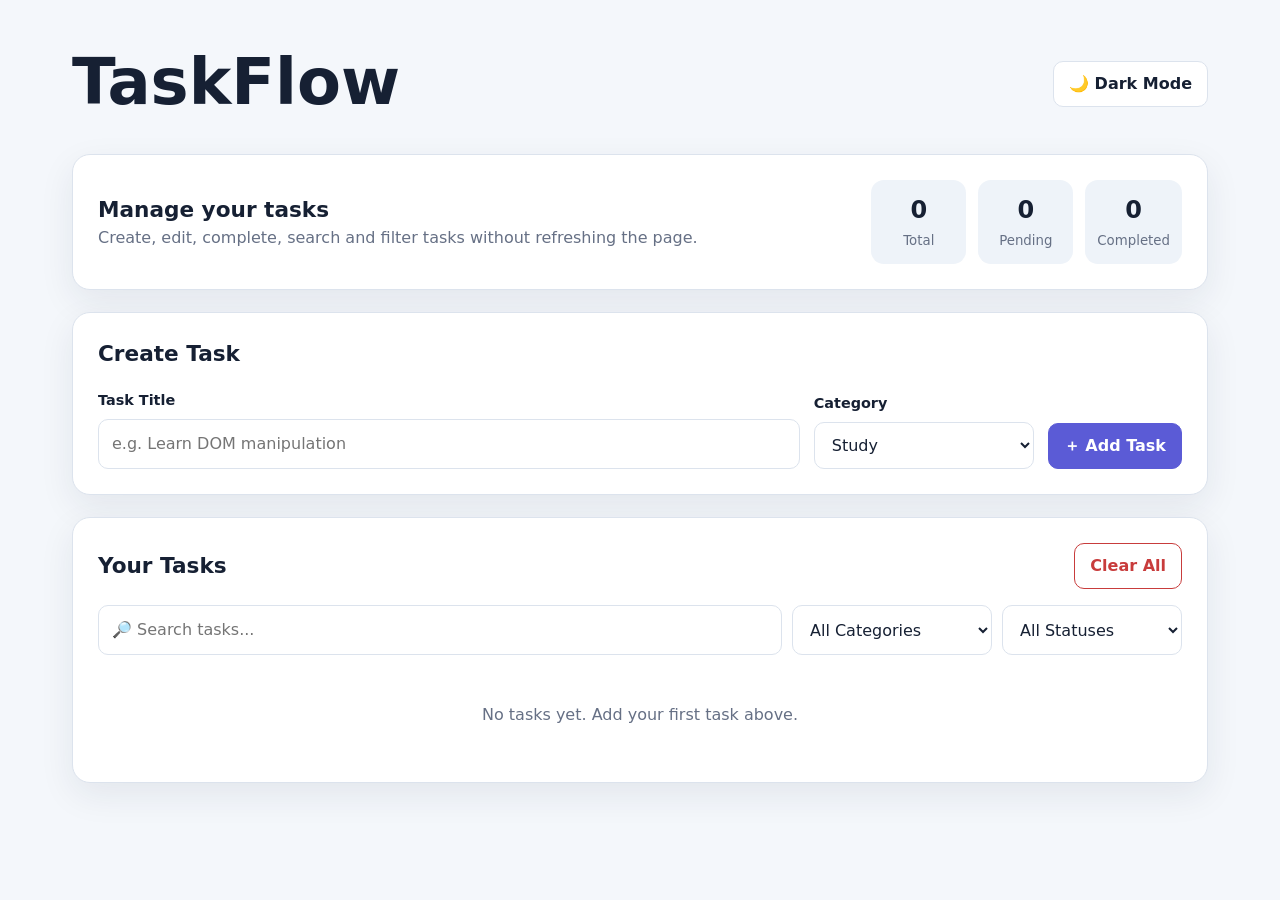
<file: Assignment-06/index.html>
<!DOCTYPE html>
<html lang="en" data-theme="light">

<head>
  <meta charset="UTF-8">
  <meta name="viewport" content="width=device-width, initial-scale=1.0">
  <title>TaskFlow — Vanilla JS Task Manager</title>
  <link rel="stylesheet" href="style.css">
</head>

<body data-theme="light">
  <header class="site-header">
    <div>
      <h1>TaskFlow</h1>
    </div>

    <button id="themeToggle" class="theme-toggle" type="button" aria-pressed="false">
      🌙 Dark Mode
    </button>
  </header>

  <main class="container">
    <section class="panel hero-panel">
      <div>
        <h2>Manage your tasks</h2>
        <p>Create, edit, complete, search and filter tasks without refreshing the page.</p>
      </div>

      <div class="stats" aria-label="Task statistics">
        <div class="stat-card"><span id="totalCount">0</span><small>Total</small></div>
        <div class="stat-card"><span id="pendingCount">0</span><small>Pending</small></div>
        <div class="stat-card"><span id="completedCount">0</span><small>Completed</small></div>
      </div>
    </section>

    <section class="panel" aria-labelledby="create-title">
      <div class="section-heading">
        <div>

          <h2 id="create-title">Create Task</h2>
        </div>
      </div>

      <form id="taskForm" class="task-form">
        <div class="field">
          <label for="taskTitle">Task Title</label>
          <input id="taskTitle" name="taskTitle" type="text" placeholder="e.g. Learn DOM manipulation" required
            maxlength="100">
        </div>

        <div class="field">
          <label for="taskCategory">Category</label>
          <select id="taskCategory" name="taskCategory">
            <option value="Study">Study</option>
            <option value="Coding">Coding</option>
            <option value="Project">Project</option>
            <option value="Personal">Personal</option>
            <option value="Other">Other</option>
          </select>
        </div>

        <button class="primary-btn" type="submit">＋ Add Task</button>
      </form>
    </section>

    <section class="panel" aria-labelledby="tasks-title">
      <div class="section-heading task-toolbar">
        <div>

          <h2 id="tasks-title">Your Tasks</h2>
        </div>
        <button id="clearAll" class="danger-outline" type="button">Clear All</button>
      </div>

      <div class="filters">
        <input id="searchInput" type="search" placeholder="🔎 Search tasks..." aria-label="Search tasks">
        <select id="filterCategory" aria-label="Filter by category">
          <option value="all">All Categories</option>
          <option value="Study">Study</option>
          <option value="Coding">Coding</option>
          <option value="Project">Project</option>
          <option value="Personal">Personal</option>
          <option value="Other">Other</option>
        </select>
        <select id="filterStatus" aria-label="Filter by status">
          <option value="all">All Statuses</option>
          <option value="pending">Pending</option>
          <option value="completed">Completed</option>
        </select>
      </div>
      <div id="taskList" class="task-list" aria-live="polite"></div>

      <p id="emptyState" class="empty-state">
        No tasks yet. Add your first task above.
      </p>
    </section>
  </main>
  <script src="script.js"></script>
</body>

</html>
</file>
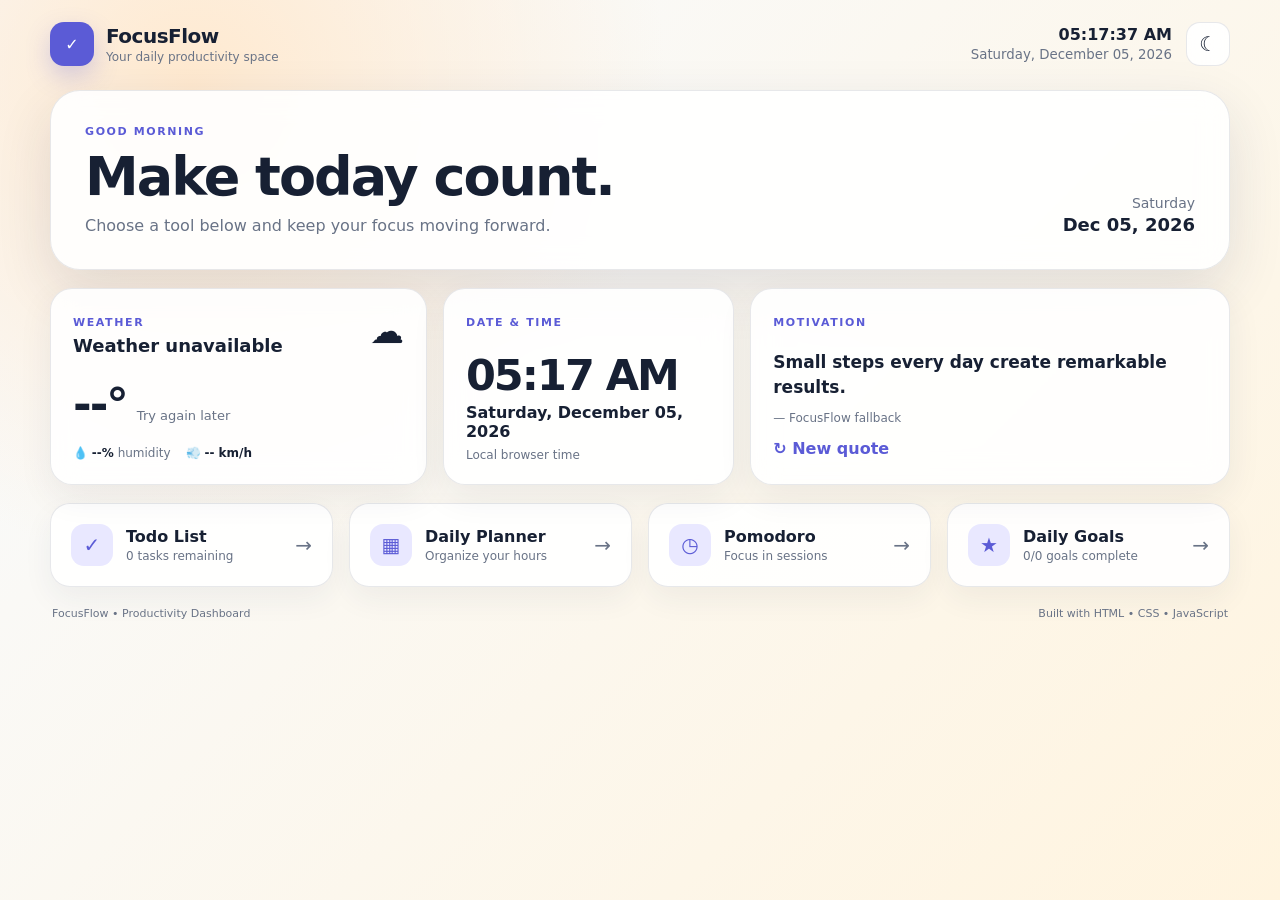
<file: Assignment-08/index.html>
<!DOCTYPE html>
<html lang="en">
<head>
  <meta charset="UTF-8">
  <meta name="viewport" content="width=device-width, initial-scale=1.0">
  <meta name="description" content="Single-page productivity dashboard with tasks, planner, Pomodoro, goals, quotes, weather, date/time and themes.">
  <title>Productivity Dashboard</title>
  <script>
    (() => {
      const saved = localStorage.getItem("productivity-theme");
      if (saved === "dark") document.documentElement.classList.add("dark");
    })();
  </script>
  <link rel="stylesheet" href="style.css">
</head>
<body>
  <div class="app-shell" id="appShell">
    <header class="topbar">
      <div class="brand">
        <div class="brand-mark">✓</div>
        <div>
          <h1>FocusFlow</h1>
          <p>Your daily productivity space</p>
        </div>
      </div>

      <div class="topbar-actions">
        <div class="datetime compact">
          <span id="headerTime">--:--:--</span>
          <small id="headerDate">Loading date...</small>
        </div>
        <button class="icon-btn theme-toggle" id="themeToggle" aria-label="Toggle light and dark theme">
          <span id="themeIcon">☾</span>
        </button>
      </div>
    </header>

    <main>
      <section class="dashboard-view" id="dashboardView">
        <div class="hero">
          <div>
            <p class="eyebrow" id="greeting">GOOD DAY</p>
            <h2>Make today count.</h2>
            <p>Choose a tool below and keep your focus moving forward.</p>
          </div>
          <div class="hero-date">
            <span id="heroDay">Sunday</span>
            <strong id="heroDate">06 Sep 2026</strong>
          </div>
        </div>

        <section class="quick-widgets">
          <article class="widget weather-widget" id="weatherWidget">
            <div class="widget-head">
              <div>
                <span class="widget-label">WEATHER</span>
                <h3 id="weatherLocation">Getting location...</h3>
              </div>
              <span class="weather-icon" id="weatherIcon">☁</span>
            </div>
            <div class="weather-main">
              <strong id="weatherTemp">--°</strong>
              <span id="weatherCondition">Loading weather...</span>
            </div>
            <div class="weather-details">
              <span>💧 <b id="weatherHumidity">--%</b> humidity</span>
              <span>💨 <b id="weatherWind">-- km/h</b></span>
            </div>
          </article>

          <article class="widget clock-widget">
            <span class="widget-label">DATE & TIME</span>
            <div class="big-clock" id="mainTime">--:--</div>
            <div class="full-date" id="mainDate">Loading...</div>
            <div class="clock-zone">Local browser time</div>
          </article>

          <article class="widget quote-widget">
            <span class="widget-label">MOTIVATION</span>
            <blockquote id="quoteText">Loading an inspiring thought...</blockquote>
            <cite id="quoteAuthor">— FocusFlow</cite>
            <button class="text-btn" id="newQuoteBtn">↻ New quote</button>
          </article>
        </section>

        <section class="feature-grid" aria-label="Productivity features">
          <button class="feature-card todo-card" data-feature="todo">
            <span class="feature-icon">✓</span>
            <span><strong>Todo List</strong><small id="todoSummary">Plan your tasks</small></span>
            <span class="arrow">→</span>
          </button>

          <button class="feature-card planner-card" data-feature="planner">
            <span class="feature-icon">▦</span>
            <span><strong>Daily Planner</strong><small>Organize your hours</small></span>
            <span class="arrow">→</span>
          </button>

          <button class="feature-card pomodoro-card" data-feature="pomodoro">
            <span class="feature-icon">◷</span>
            <span><strong>Pomodoro</strong><small>Focus in sessions</small></span>
            <span class="arrow">→</span>
          </button>

          <button class="feature-card goals-card" data-feature="goals">
            <span class="feature-icon">★</span>
            <span><strong>Daily Goals</strong><small id="goalsSummary">Set today's targets</small></span>
            <span class="arrow">→</span>
          </button>
        </section>
      </section>

      <section class="feature-view hidden" id="featureView">
        <div class="feature-panel" id="featurePanel">
          <!-- Feature content is injected here by script.js -->
        </div>
      </section>
    </main>

    <footer>
      <span>FocusFlow • Productivity Dashboard</span>
      <span>Built with HTML • CSS • JavaScript</span>
    </footer>
  </div>

  <div class="toast" id="toast" role="status" aria-live="polite"></div>
  <script src="script.js"></script>
</body>
</html>
</file>
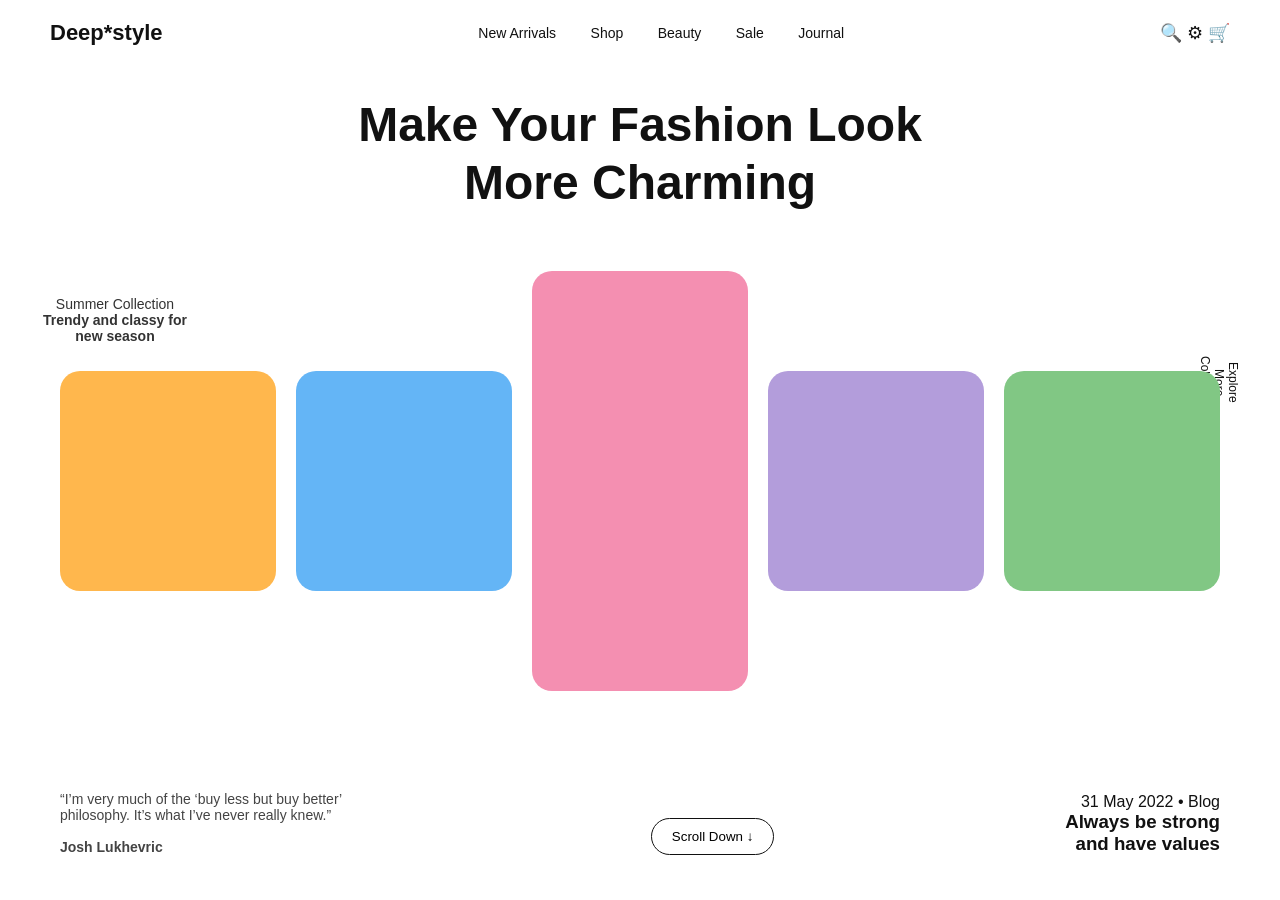
<file: Assignment-04/New folder/index.html>
<!DOCTYPE html>
<html lang="en">
<head>
<meta charset="UTF-8" />
<meta name="viewport" content="width=device-width, initial-scale=1.0"/>
<title>Deepstyle Fashion</title>
<link rel="stylesheet" href="style.css">
</head>

<body>

<header>
    <div class="logo">Deep*style</div>

    <nav>
        <a href="#">New Arrivals</a>
        <a href="#">Shop</a>
        <a href="#">Beauty</a>
        <a href="#">Sale</a>
        <a href="#">Journal</a>
    </nav>

    <div class="icons">
        🔍 ⚙ 🛒
    </div>
</header>

<section class="hero">
    <div class="side-left">
        <p>Summer Collection</p>
        <p><b>Trendy and classy for new season</b></p>
    </div>

    <h1>Make Your Fashion Look<br/>More Charming</h1>

    <div class="side-right">
        Explore More Collection ▶
    </div>
</section>

<section class="grid">

    <div class="card block orange"></div>

    <div class="card block blue"></div>

    <div class="card big block pink"></div>

    <div class="card block purple"></div>

    <div class="card block green"></div>

</section>

<section class="bottom">

    <div class="quote">
        “I’m very much of the ‘buy less but buy better’ philosophy.
        It’s what I’ve never really knew.”
        <br><br>
        <b>Josh Lukhevric</b>
    </div>

    <button class="btn">Scroll Down ↓</button>

    <div class="blog">
        <p>31 May 2022 • Blog</p>
        <h3>Always be strong<br/>and have values</h3>
    </div>

</section>

</body>
</html>
</file>
<file: Assignment-06/style.css>
* {
  box-sizing: border-box;
  margin: 0;
  padding: 0;
}

:root {
  --bg: #f4f7fb;
  --surface: #ffffff;
  --surface-2: #eef3f9;
  --text: #162033;
  --muted: #667085;
  --border: #dce3ed;
  --accent: #5b5bd6;
  --accent-soft: #eeeeff;
  --success: #16834b;
  --danger: #c83c3c;
  --shadow: 0 12px 35px rgba(20, 35, 60, 0.08);
}

html[data-theme="dark"],
body[data-theme="dark"] {
  --bg: #0f1420;
  --surface: #171e2c;
  --surface-2: #20293a;
  --text: #edf2fa;
  --muted: #a6b1c2;
  --border: #303b4e;
  --accent: #8585ff;
  --accent-soft: #292947;
  --success: #45c982;
  --danger: #ff7474;
  --shadow: 0 12px 35px rgba(0, 0, 0, 0.25);
}

body {
  font-family: Inter, ui-sans-serif, system-ui, -apple-system, BlinkMacSystemFont, "Segoe UI", sans-serif;
  background: var(--bg);
  color: var(--text);
  min-height: 100vh;
  line-height: 1.5;
  transition: background .2s ease, color .2s ease;
}

button, input, select {
  font: inherit;
}

button {
  cursor: pointer;
}

.site-header {
  max-width: 1180px;
  margin: 0 auto;
  padding: 42px 22px 28px;
  display: flex;
  justify-content: space-between;
  gap: 24px;
  align-items: center;
}

.eyebrow, .section-number {
  color: var(--accent);
  font-weight: 800;
  text-transform: uppercase;
  letter-spacing: .08em;
  font-size: .75rem;
}

h1 {
  font-size: clamp(2.3rem, 5vw, 4rem);
  line-height: 1;
  margin: 8px 0 12px;
}

h2 {
  font-size: 1.35rem;
}

h3 {
  font-size: 1rem;
  margin-bottom: 7px;
}

.subtitle, .panel p, .pipeline-intro {
  color: var(--muted);
}

.theme-toggle,
.primary-btn,
.danger-outline,
.action-btn {
  border-radius: 10px;
  border: 1px solid var(--border);
  padding: 10px 15px;
  font-weight: 700;
}

.theme-toggle {
  background: var(--surface);
  color: var(--text);
}

.container {
  max-width: 1180px;
  margin: 0 auto;
  padding: 0 22px 45px;
}

.panel {
  background: var(--surface);
  border: 1px solid var(--border);
  box-shadow: var(--shadow);
  border-radius: 18px;
  padding: 25px;
  margin-bottom: 22px;
}

.hero-panel {
  display: flex;
  align-items: center;
  justify-content: space-between;
  gap: 30px;
}

.stats {
  display: flex;
  gap: 12px;
}

.stat-card {
  min-width: 95px;
  text-align: center;
  padding: 12px;
  border-radius: 13px;
  background: var(--surface-2);
}

.stat-card span {
  display: block;
  font-size: 1.5rem;
  font-weight: 800;
}

.stat-card small {
  color: var(--muted);
}

.section-heading {
  display: flex;
  justify-content: space-between;
  align-items: center;
  margin-bottom: 20px;
}

.section-heading > div:first-child {
  display: flex;
  gap: 12px;
  align-items: center;
}

.task-form {
  display: grid;
  grid-template-columns: 1fr 220px auto;
  gap: 14px;
  align-items: end;
}

.field label {
  display: block;
  margin-bottom: 7px;
  font-weight: 700;
  font-size: .9rem;
}

.field input,
.field select,
.filters input,
.filters select {
  width: 100%;
  border: 1px solid var(--border);
  background: var(--surface);
  color: var(--text);
  border-radius: 10px;
  padding: 12px 13px;
  outline: none;
}

.field input:focus,
.field select:focus,
.filters input:focus,
.filters select:focus {
  border-color: var(--accent);
}

.primary-btn {
  background: var(--accent);
  color: white;
  border-color: var(--accent);
  min-height: 46px;
}

.attribute-demo {
  margin-top: 20px;
  padding: 16px;
  border: 1px dashed var(--border);
  border-radius: 12px;
  background: var(--surface-2);
}

.demo-output {
  display: flex;
  flex-wrap: wrap;
  gap: 18px;
  margin-top: 10px;
  font-family: ui-monospace, SFMono-Regular, Menlo, monospace;
  font-size: .88rem;
}

.demo-output span {
  color: var(--accent);
}

code {
  color: var(--accent);
}

.task-toolbar {
  margin-bottom: 16px;
}

.danger-outline {
  background: transparent;
  color: var(--danger);
  border-color: var(--danger);
}

.filters {
  display: grid;
  grid-template-columns: 1fr 200px 180px;
  gap: 10px;
  margin-bottom: 18px;
}

.task-list {
  display: grid;
  gap: 12px;
}

.task-card {
  border: 1px solid var(--border);
  border-left: 5px solid var(--accent);
  border-radius: 13px;
  padding: 16px;
  background: var(--surface);
  display: flex;
  align-items: center;
  justify-content: space-between;
  gap: 18px;
  transition: transform .15s ease, opacity .15s ease;
}

.task-card:hover {
  transform: translateY(-1px);
}

.task-card.completed {
  border-left-color: var(--success);
  opacity: .75;
}

.task-card.completed .task-title {
  text-decoration: line-through;
}

.task-info {
  min-width: 0;
}

.task-title {
  font-weight: 800;
  overflow-wrap: anywhere;
}

.task-meta {
  color: var(--muted);
  font-size: .82rem;
  margin-top: 4px;
}

.task-actions {
  display: flex;
  flex-wrap: wrap;
  gap: 7px;
}

.action-btn {
  background: var(--surface-2);
  color: var(--text);
  padding: 7px 10px;
  font-size: .82rem;
}

.action-btn.complete {
  color: var(--success);
}

.action-btn.delete {
  color: var(--danger);
}

.empty-state {
  text-align: center;
  padding: 30px 10px;
  color: var(--muted);
}

.propagation-box {
  padding: 24px;
  border: 2px solid var(--accent);
  border-radius: 15px;
  text-align: center;
}

.parent {
  margin-top: 15px;
}

.child-button {
  display: block;
  margin: 15px auto 0;
  border: 0;
  background: var(--accent);
  color: white;
  border-radius: 9px;
  padding: 10px 18px;
  font-weight: 800;
}

.explanation-grid {
  display: grid;
  grid-template-columns: 1fr 1fr;
  gap: 14px;
  margin-top: 18px;
}

.explanation-grid > div {
  padding: 16px;
  border-radius: 12px;
  background: var(--surface-2);
}

.pipeline {
  display: flex;
  align-items: center;
  justify-content: center;
  gap: 9px;
  flex-wrap: wrap;
  margin: 22px 0;
}

.pipeline-card {
  width: 145px;
  min-height: 110px;
  border: 1px solid var(--border);
  border-radius: 14px;
  background: var(--surface-2);
  padding: 14px;
  display: flex;
  flex-direction: column;
  justify-content: center;
  text-align: center;
}

.pipeline-card span {
  color: var(--accent);
  font-weight: 900;
  font-size: .8rem;
}

.pipeline-card strong {
  margin: 4px 0;
}

.pipeline-card small {
  color: var(--muted);
}

.arrow, .pipeline-divider {
  color: var(--accent);
  font-size: 1.7rem;
  font-weight: 900;
}

.pipeline-divider {
  text-align: center;
}

.coverage-grid {
  display: grid;
  grid-template-columns: repeat(4, 1fr);
  gap: 9px;
  margin-top: 15px;
}

.coverage-grid span {
  padding: 9px 11px;
  border-radius: 9px;
  background: var(--surface-2);
  color: var(--success);
  font-size: .86rem;
  font-weight: 700;
}

footer {
  text-align: center;
  padding: 25px;
  color: var(--muted);
  font-size: .85rem;
}

@media (max-width: 850px) {
  .site-header, .hero-panel {
    flex-direction: column;
    align-items: flex-start;
  }

  .task-form,
  .filters {
    grid-template-columns: 1fr;
  }

  .task-card {
    align-items: flex-start;
    flex-direction: column;
  }

  .coverage-grid {
    grid-template-columns: repeat(2, 1fr);
  }
}

@media (max-width: 500px) {
  .site-header, .container {
    padding-left: 14px;
    padding-right: 14px;
  }

  .panel {
    padding: 17px;
  }

  .stats {
    width: 100%;
  }

  .stat-card {
    flex: 1;
    min-width: 0;
  }

  .coverage-grid {
    grid-template-columns: 1fr;
  }
}
</file>
<file: Assignment-08/style.css>
:root {
  --bg: #f3f6fb;
  --surface: rgba(255,255,255,.9);
  --surface-strong: #ffffff;
  --text: #172033;
  --muted: #697386;
  --border: rgba(20,35,65,.1);
  --primary: #5b5bd6;
  --primary-strong: #4646ba;
  --accent: #e9e8ff;
  --success: #1c9b6c;
  --danger: #dc5263;
  --shadow: 0 20px 55px rgba(34,45,80,.12);
  --radius: 22px;
  --dynamic-bg: radial-gradient(circle at 20% 10%, #e8edff, transparent 35%), linear-gradient(135deg,#f8fbff,#edf1ff 50%,#f8f5ff);
}
html.dark {
  --bg: #0b1020;
  --surface: rgba(20,27,48,.9);
  --surface-strong: #151c31;
  --text: #eef1ff;
  --muted: #a7aec5;
  --border: rgba(255,255,255,.1);
  --primary: #8585ff;
  --primary-strong: #a0a0ff;
  --accent: #292852;
  --success: #49c995;
  --danger: #ff7182;
  --shadow: 0 20px 55px rgba(0,0,0,.28);
}
* { box-sizing: border-box; }
html, body { margin: 0; min-height: 100%; }
body {
  font-family: Inter, ui-sans-serif, system-ui, -apple-system, BlinkMacSystemFont, "Segoe UI", sans-serif;
  color: var(--text);
  background: #dfe7f7;
  transition: background .7s ease, color .25s ease;
}
body::before {
  content: "";
  position: fixed;
  inset: 0;
  z-index: -2;
  background: var(--dynamic-bg);
  transition: background 1s ease;
}
button, input, textarea { font: inherit; }
button { cursor: pointer; }
.app-shell { min-height: 100vh; padding: 22px; }
.topbar, main, footer { max-width: 1180px; margin: auto; }
.topbar {
  display:flex; align-items:center; justify-content:space-between; gap:20px; margin-bottom:24px;
}
.brand { display:flex; align-items:center; gap:12px; }
.brand-mark {
  width:44px;height:44px;border-radius:14px;display:grid;place-items:center;
  color:white;background:var(--primary);font-weight:900;box-shadow:0 10px 25px rgba(91,91,214,.25);
}
h1,h2,h3,p { margin:0; }
.brand h1 { font-size:20px; letter-spacing:-.5px; }
.brand p { font-size:12px;color:var(--muted);margin-top:2px; }
.topbar-actions { display:flex;align-items:center;gap:14px; }
.datetime { text-align:right; }
.datetime span { display:block;font-weight:800;font-variant-numeric:tabular-nums; }
.datetime small { color:var(--muted); }
.icon-btn {
  width:44px;height:44px;border:1px solid var(--border);border-radius:14px;
  background:var(--surface);color:var(--text);font-size:20px;backdrop-filter:blur(14px);
}
.hero {
  display:flex;align-items:end;justify-content:space-between;gap:25px;
  padding:34px;border:1px solid var(--border);border-radius:30px;
  background:var(--surface);box-shadow:var(--shadow);backdrop-filter:blur(14px);
}
.eyebrow,.widget-label { font-size:11px;font-weight:900;letter-spacing:1.6px;color:var(--primary); }
.hero h2 { font-size:clamp(32px,5vw,54px);letter-spacing:-2px;margin:7px 0 8px; }
.hero p:last-child { color:var(--muted); }
.hero-date { text-align:right;display:grid;gap:3px;white-space:nowrap; }
.hero-date span { color:var(--muted);font-size:14px; }
.hero-date strong { font-size:18px; }
.quick-widgets { display:grid;grid-template-columns:1.1fr .85fr 1.4fr;gap:16px;margin:18px 0; }
.widget {
  border:1px solid var(--border);border-radius:var(--radius);background:var(--surface);
  padding:22px;box-shadow:0 12px 35px rgba(34,45,80,.07);backdrop-filter:blur(14px);
  min-height:190px;
}
.widget-head { display:flex;justify-content:space-between;align-items:flex-start; }
.widget h3 { margin-top:5px;font-size:18px; }
.weather-icon { font-size:34px; }
.weather-main { margin:22px 0 15px;display:flex;align-items:baseline;gap:10px; }
.weather-main strong { font-size:45px;letter-spacing:-2px; }
.weather-main span { color:var(--muted);font-size:13px; }
.weather-details { display:flex;gap:15px;color:var(--muted);font-size:12px; }
.weather-details b { color:var(--text); }
.big-clock { font-size:43px;font-weight:850;letter-spacing:-2px;margin:20px 0 3px;font-variant-numeric:tabular-nums; }
.full-date { font-weight:650; }
.clock-zone { color:var(--muted);font-size:12px;margin-top:7px; }
.quote-widget blockquote { font-size:17px;line-height:1.45;margin:20px 0 8px;font-weight:650; }
.quote-widget cite { color:var(--muted);font-size:12px;font-style:normal; }
.text-btn { display:block;border:0;background:transparent;color:var(--primary);font-weight:800;margin-top:13px;padding:0; }
.feature-grid { display:grid;grid-template-columns:repeat(4,1fr);gap:16px; }
.feature-card {
  border:1px solid var(--border);border-radius:20px;padding:20px;text-align:left;
  background:var(--surface);color:var(--text);display:grid;grid-template-columns:auto 1fr auto;
  align-items:center;gap:13px;box-shadow:0 12px 30px rgba(34,45,80,.06);
  transition:transform .2s ease, border-color .2s ease;
}
.feature-card:hover { transform:translateY(-3px);border-color:var(--primary); }
.feature-card strong,.feature-card small { display:block; }
.feature-card small { color:var(--muted);font-size:12px;margin-top:3px; }
.feature-icon {
  width:42px;height:42px;border-radius:13px;display:grid;place-items:center;
  background:var(--accent);color:var(--primary);font-size:20px;font-weight:900;
}
.arrow { color:var(--muted);font-size:20px; }
footer { display:flex;justify-content:space-between;color:var(--muted);font-size:11px;padding:20px 2px; }
.hidden { display:none !important; }
.feature-view { animation:fadeIn .22s ease; }
@keyframes fadeIn { from{opacity:0;transform:translateY(8px)} to{opacity:1;transform:none} }
.feature-panel {
  border:1px solid var(--border);border-radius:30px;background:var(--surface);
  box-shadow:var(--shadow);padding:28px;min-height:650px;backdrop-filter:blur(14px);
}
.panel-head { display:flex;align-items:center;gap:15px;margin-bottom:25px; }
.back-btn { border:1px solid var(--border);background:var(--surface-strong);color:var(--text);border-radius:12px;padding:10px 14px;font-weight:800; }
.panel-title h2 { font-size:30px;letter-spacing:-1px; }
.panel-title p { color:var(--muted);font-size:13px;margin-top:3px; }
.add-row { display:flex;gap:10px;margin-bottom:20px; }
.field,.planner-input {
  width:100%;border:1px solid var(--border);background:var(--surface-strong);color:var(--text);
  border-radius:13px;padding:13px 14px;outline:none;
}
.field:focus,.planner-input:focus { border-color:var(--primary);box-shadow:0 0 0 3px rgba(91,91,214,.12); }
.primary-btn {
  border:0;border-radius:13px;padding:12px 18px;background:var(--primary);color:#fff;font-weight:850;white-space:nowrap;
}
.primary-btn:hover { background:var(--primary-strong); }
.list { display:grid;gap:10px; }
.list-item {
  display:flex;align-items:center;gap:12px;padding:14px;border:1px solid var(--border);
  border-radius:15px;background:var(--surface-strong);
}
.check {
  width:21px;height:21px;accent-color:var(--primary);flex:0 0 auto;
}
.item-text { flex:1;min-width:0;word-break:break-word; }
.completed .item-text { text-decoration:line-through;color:var(--muted); }
.star-btn,.delete-btn {
  border:0;background:transparent;color:var(--muted);font-size:18px;padding:5px;
}
.star-btn.important { color:#e5a51a; }
.delete-btn:hover { color:var(--danger); }
.empty { padding:35px;text-align:center;color:var(--muted);border:1px dashed var(--border);border-radius:15px; }
.planner-list { display:grid;gap:10px; }
.planner-row {
  display:grid;grid-template-columns:100px 1fr;gap:12px;align-items:center;
}
.time-label { font-weight:800;color:var(--muted);font-size:13px;text-align:right; }
.planner-row.current .time-label { color:var(--primary); }
.planner-row.current .planner-input { border-color:var(--primary);box-shadow:0 0 0 3px rgba(91,91,214,.08); }
.timer-wrap { display:grid;place-items:center;text-align:center;padding:30px 0; }
.session-label { color:var(--primary);font-weight:900;letter-spacing:1.5px;font-size:12px; }
.timer-display { font-size:clamp(70px,13vw,150px);line-height:1;font-weight:900;letter-spacing:-6px;margin:18px 0 28px;font-variant-numeric:tabular-nums; }
.timer-controls { display:flex;gap:10px;justify-content:center; }
.secondary-btn { border:1px solid var(--border);background:var(--surface-strong);color:var(--text);border-radius:13px;padding:12px 20px;font-weight:800; }
.timer-note { color:var(--muted);font-size:12px;margin-top:20px; }
.goals-progress { margin-bottom:20px; }
.progress-meta { display:flex;justify-content:space-between;font-size:13px;font-weight:800;margin-bottom:8px; }
.progress-track { height:9px;border-radius:99px;background:var(--accent);overflow:hidden; }
.progress-bar { height:100%;width:0;background:var(--primary);border-radius:inherit;transition:width .25s ease; }
@media(max-width:900px) {
  .quick-widgets { grid-template-columns:1fr 1fr; }
  .quote-widget { grid-column:1/-1; }
  .feature-grid { grid-template-columns:1fr 1fr; }
}
@media(max-width:620px) {
  .app-shell { padding:13px; }
  .hero { padding:23px;display:block; }
  .hero-date { text-align:left;margin-top:20px; }
  .quick-widgets,.feature-grid { grid-template-columns:1fr; }
  .quote-widget { grid-column:auto; }
  .topbar .datetime { display:none; }
  .feature-panel { padding:18px;min-height:600px; }
  .add-row { flex-direction:column; }
  .planner-row { grid-template-columns:70px 1fr; }
  .time-label { text-align:left; }
  footer { display:block;line-height:1.8; }
}
</file>
<file: Assignment-04/New folder/style.css>
*{
    margin:0;
    padding:0;
    box-sizing:border-box;
    font-family: Arial, Helvetica, sans-serif;
}

body{
    background:#fff;
    color:#111;
}

/* NAVBAR */
header{
    display:flex;
    justify-content:space-between;
    align-items:center;
    padding:20px 50px;
}

.logo{
    font-size:22px;
    font-weight:700;
}

nav a{
    margin:0 15px;
    text-decoration:none;
    color:#111;
    font-size:14px;
}

.icons{
    display:flex;
    gap:15px;
    font-size:18px;
}

/* HERO */
.hero{
    text-align:center;
    margin-top:30px;
    position:relative;
}

.hero h1{
    font-size:48px;
    font-weight:800;
    line-height:1.2;
}

/* SIDE TEXT */
.side-left{
    position:absolute;
    left:40px;
    top:200px;
    width:150px;
    font-size:14px;
    color:#333;
}

.side-right{
    position:absolute;
    right:40px;
    top:260px;
    writing-mode:vertical-rl;
    font-size:12px;
}

/* GRID */
.grid{
    display:grid;
    grid-template-columns:repeat(5, 1fr);
    gap:20px;
    padding:60px;
    align-items:center;
}

.card{
    border-radius:20px;
    overflow:hidden;
    position:relative;
}

.card img{
    width:100%;
    height:100%;
    object-fit:cover;
    display:block;
}

/* fake colored blocks if image missing */
.block{
    height:220px;
    border-radius:20px;
}

/* different colors like original */
.orange{background:#ffb74d;}
.blue{background:#64b5f6;}
.pink{background:#f48fb1;}
.purple{background:#b39ddb;}
.green{background:#81c784;}

/* CENTER BIG CARD */
.big{
    height:420px;
}

/* bottom section */
.bottom{
    display:flex;
    justify-content:space-between;
    padding:40px 60px;
    align-items:flex-end;
}

.quote{
    max-width:300px;
    font-size:14px;
    color:#444;
}

.blog{
    text-align:right;
}

.btn{
    padding:10px 20px;
    border:1px solid #111;
    border-radius:20px;
    background:#fff;
    cursor:pointer;
}
</file>
